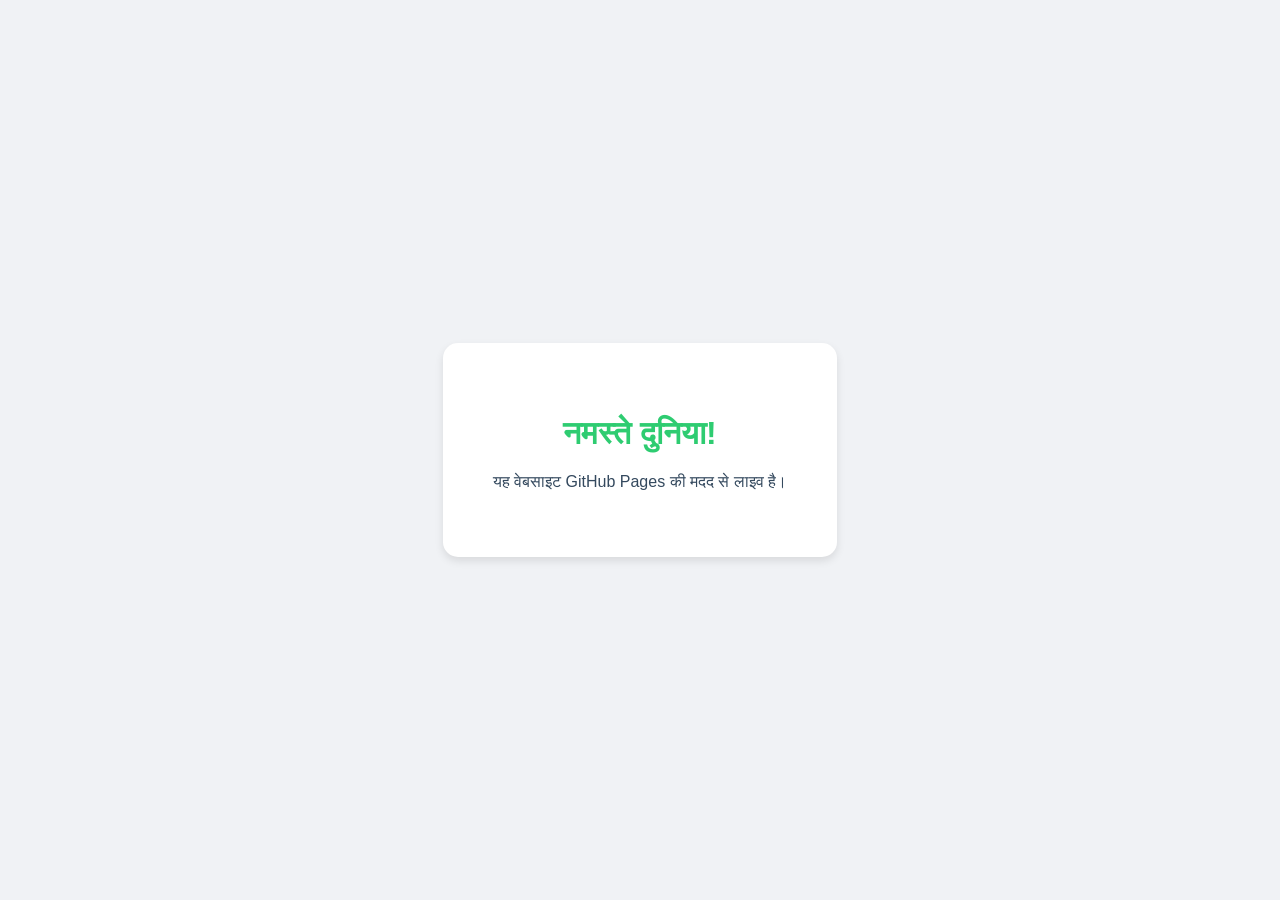
<file: Index.html>
<!DOCTYPE html>
<html lang="hi">
<head>
    <meta charset="UTF-8">
    <title>मेरी पहली लाइव वेबसाइट</title>
    <style>
        body {
            font-family: Arial, sans-serif;
            display: flex;
            justify-content: center;
            align-items: center;
            height: 100vh;
            margin: 0;
            background-color: #f0f2f5;
        }
        .card {
            text-align: center;
            padding: 50px;
            background: white;
            border-radius: 15px;
            box-shadow: 0 4px 8px rgba(0,0,0,0.1);
        }
        h1 { color: #2ecc71; }
        p { color: #34495e; }
    </style>
</head>
<body>
    <div class="card">
        <h1>नमस्ते दुनिया!</h1>
        <p>यह वेबसाइट GitHub Pages की मदद से लाइव है।</p>
    </div>
</body>
</html>
</file>
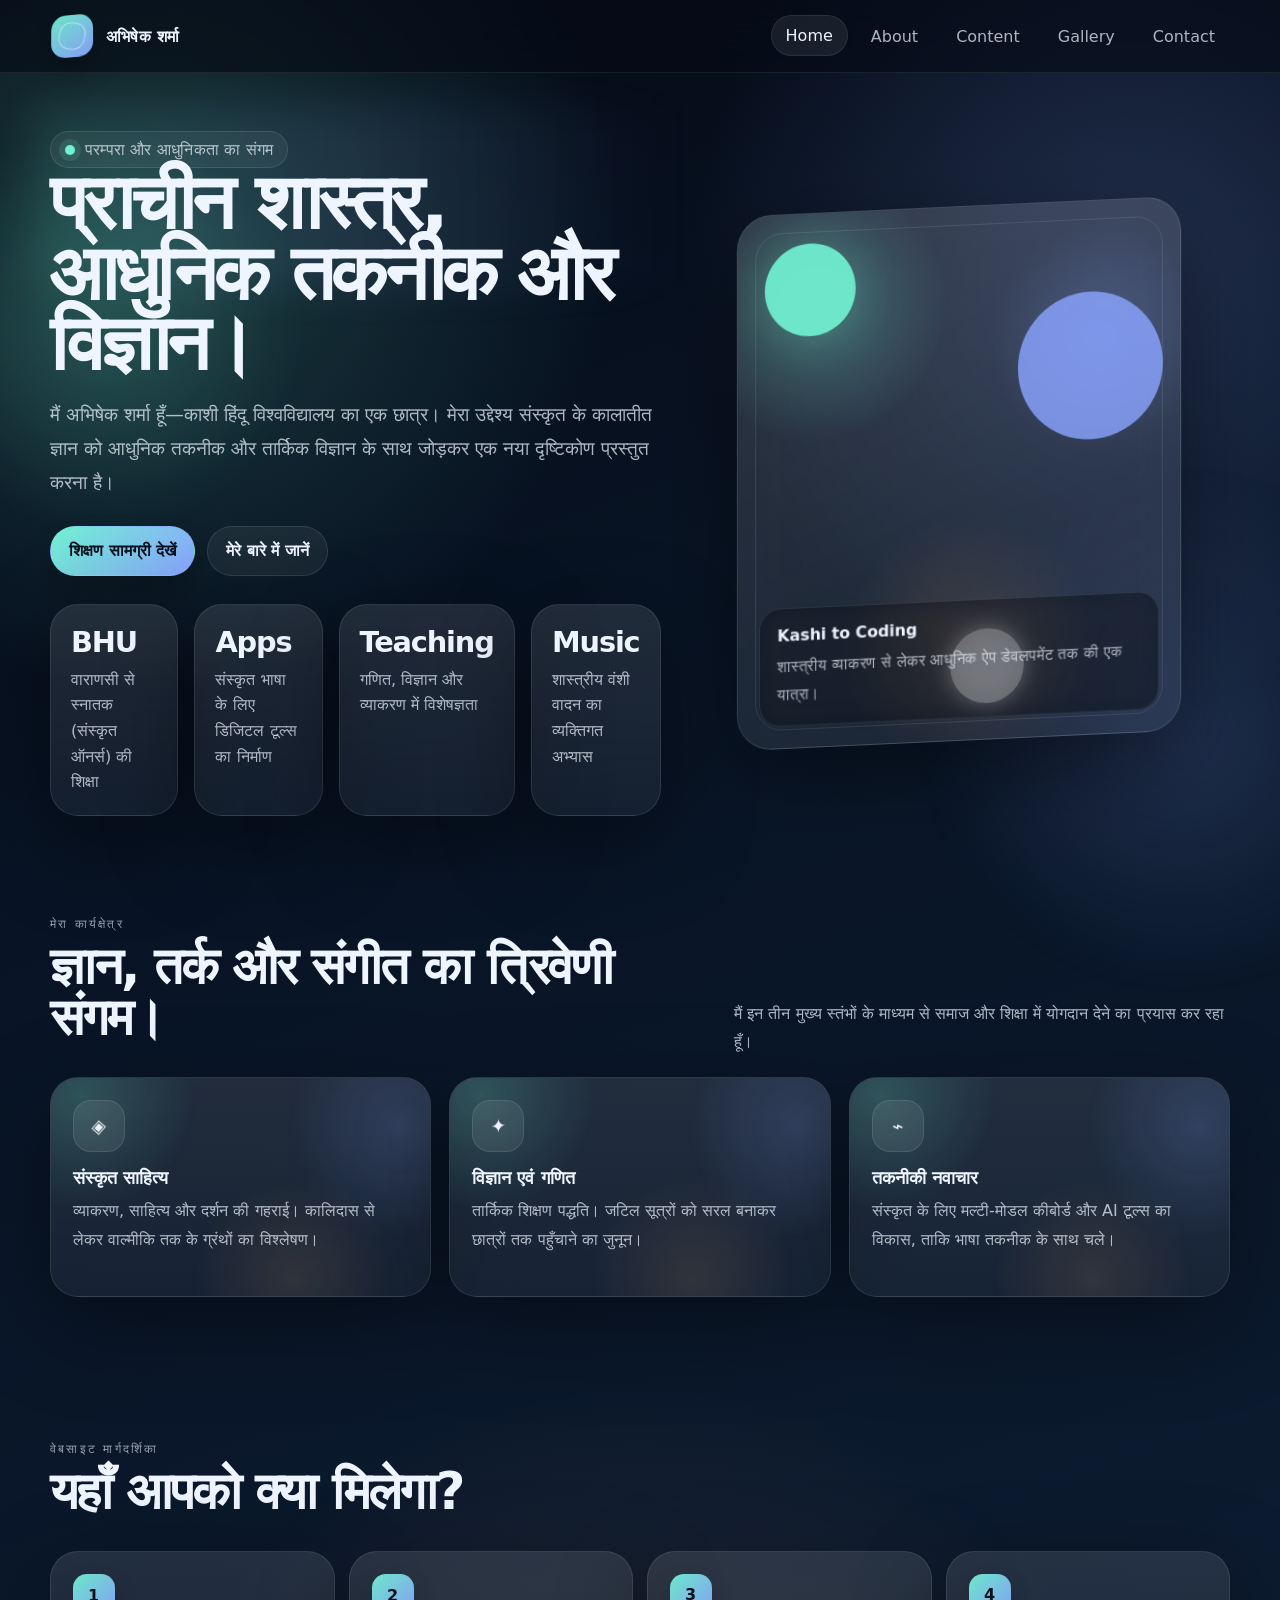
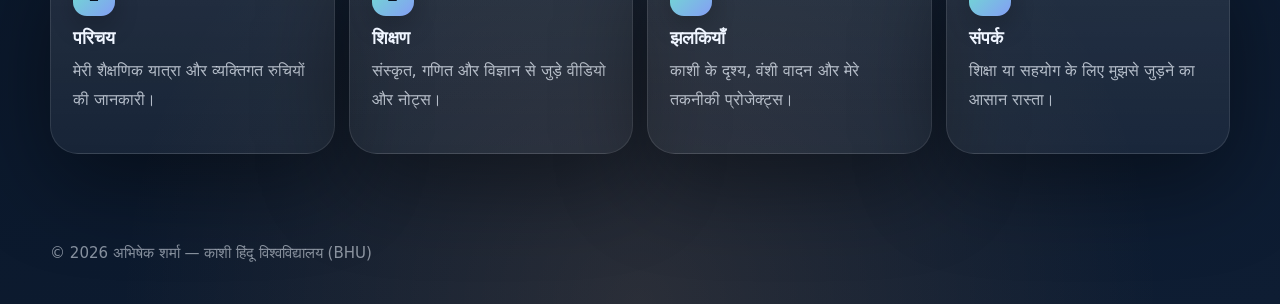
<file: index.html>
<!DOCTYPE html>
<html lang="hi">
<head>
  <meta charset="UTF-8" />
  <meta name="viewport" content="width=device-width, initial-scale=1.0" />
  <title>अभिषेक शर्मा • होम</title>
  <link rel="stylesheet" href="styles.css" />
</head>
<body>
  <header class="topbar">
    <div class="container nav">
      <a class="brand" href="index.html">
        <span class="brand-mark"></span>
        <span>अभिषेक शर्मा</span>
      </a>
      <button class="nav-toggle" aria-label="Open menu">☰</button>
      <nav class="menu">
        <a href="index.html" class="active">Home</a>
        <a href="about.html" class="">About</a>
        <a href="services.html" class="">Content</a>
        <a href="gallery.html" class="">Gallery</a>
        <a href="contact.html" class="">Contact</a>
      </nav>
    </div>
  </header>
  
<main>
  <section class="hero">
    <div class="container hero-grid">
      <div class="hero-copy reveal">
        <div class="kicker"><span class="dot"></span> परम्परा और आधुनिकता का संगम</div>
        <h1>प्राचीन शास्त्र, आधुनिक तकनीक और विज्ञान।</h1>
        <p class="lead">
          मैं अभिषेक शर्मा हूँ—काशी हिंदू विश्वविद्यालय का एक छात्र। मेरा उद्देश्य संस्कृत के कालातीत ज्ञान को आधुनिक तकनीक और तार्किक विज्ञान के साथ जोड़कर एक नया दृष्टिकोण प्रस्तुत करना है।
        </p>
        <div class="actions">
          <a class="btn primary" href="services.html">शिक्षण सामग्री देखें</a>
          <a class="btn secondary" href="about.html">मेरे बारे में जानें</a>
        </div>

        <div class="stats reveal">
          <div class="stat tilt"><b>BHU</b><span>वाराणसी से स्नातक (संस्कृत ऑनर्स) की शिक्षा</span></div>
          <div class="stat tilt"><b>Apps</b><span>संस्कृत भाषा के लिए डिजिटल टूल्स का निर्माण</span></div>
          <div class="stat tilt"><b>Teaching</b><span>गणित, विज्ञान और व्याकरण में विशेषज्ञता</span></div>
          <div class="stat tilt"><b>Music</b><span>शास्त्रीय वंशी वादन का व्यक्तिगत अभ्यास</span></div>
        </div>
      </div>

      <div class="hero-visual reveal">
        <div class="orbit">
          <div class="glass-orbital tilt">
            <div class="floating one"></div>
            <div class="floating two"></div>
            <div class="floating three"></div>
            <div class="caption">
              <strong>Kashi to Coding</strong>
              <span>शास्त्रीय व्याकरण से लेकर आधुनिक ऐप डेवलपमेंट तक की एक यात्रा।</span>
            </div>
          </div>
        </div>
      </div>
    </div>
  </section>

  <section class="section">
    <div class="container">
      <div class="section-head reveal">
        <div>
          <div class="eyebrow">मेरा कार्यक्षेत्र</div>
          <h2>ज्ञान, तर्क और संगीत का त्रिवेणी संगम।</h2>
        </div>
        <p class="small">मैं इन तीन मुख्य स्तंभों के माध्यम से समाज और शिक्षा में योगदान देने का प्रयास कर रहा हूँ।</p>
      </div>

      <div class="grid-3">
        <article class="feature tilt reveal">
          <div class="icon"><span>◈</span></div>
          <h3>संस्कृत साहित्य</h3>
          <p>व्याकरण, साहित्य और दर्शन की गहराई। कालिदास से लेकर वाल्मीकि तक के ग्रंथों का विश्लेषण।</p>
        </article>
        <article class="feature tilt reveal">
          <div class="icon"><span>✦</span></div>
          <h3>विज्ञान एवं गणित</h3>
          <p>तार्किक शिक्षण पद्धति। जटिल सूत्रों को सरल बनाकर छात्रों तक पहुँचाने का जुनून।</p>
        </article>
        <article class="feature tilt reveal">
          <div class="icon"><span>⌁</span></div>
          <h3>तकनीकी नवाचार</h3>
          <p>संस्कृत के लिए मल्टी-मोडल कीबोर्ड और AI टूल्स का विकास, ताकि भाषा तकनीक के साथ चले।</p>
        </article>
      </div>
    </div>
  </section>

  <section class="section">
    <div class="container">
      <div class="section-head reveal">
        <div>
          <div class="eyebrow">वेबसाइट मार्गदर्शिका</div>
          <h2>यहाँ आपको क्या मिलेगा?</h2>
        </div>
      </div>

      <div class="steps">
        <div class="step tilt reveal"><b>1</b><h3>परिचय</h3><p>मेरी शैक्षणिक यात्रा और व्यक्तिगत रुचियों की जानकारी।</p></div>
        <div class="step tilt reveal"><b>2</b><h3>शिक्षण</h3><p>संस्कृत, गणित और विज्ञान से जुड़े वीडियो और नोट्स।</p></div>
        <div class="step tilt reveal"><b>3</b><h3>झलकियाँ</h3><p>काशी के दृश्य, वंशी वादन और मेरे तकनीकी प्रोजेक्ट्स।</p></div>
        <div class="step tilt reveal"><b>4</b><h3>संपर्क</h3><p>शिक्षा या सहयोग के लिए मुझसे जुड़ने का आसान रास्ता।</p></div>
      </div>
    </div>
  </section>
</main>

  <footer class="footer">
    <div class="container">© <span data-year></span> अभिषेक शर्मा — काशी हिंदू विश्वविद्यालय (BHU)</div>
  </footer>
  <script src="script.js"></script>
</body>
</html>
</file>
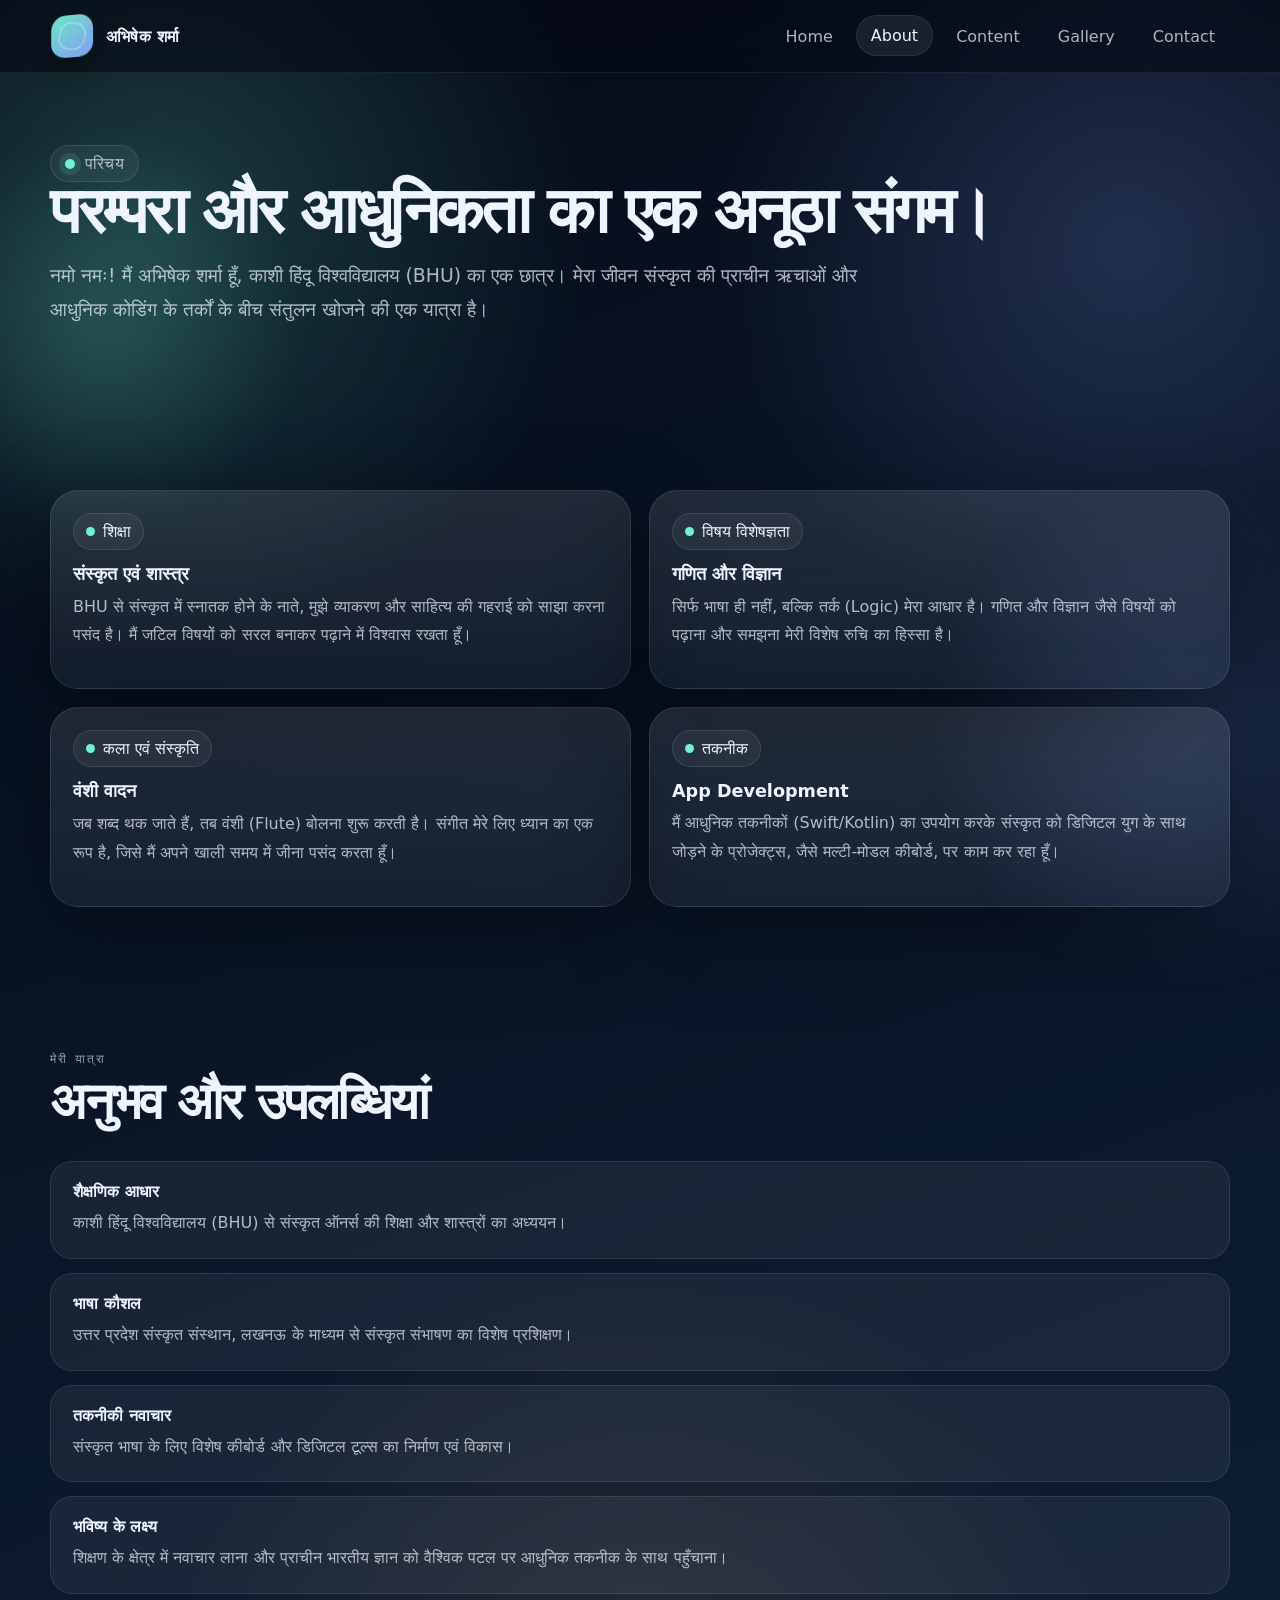
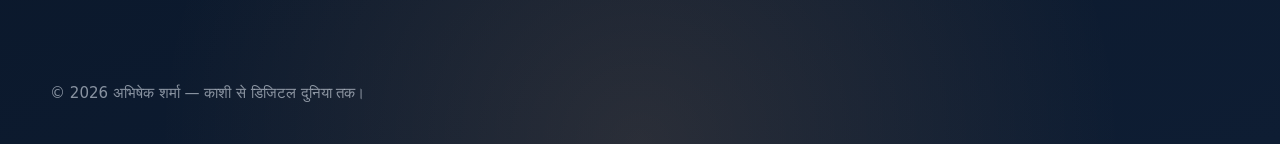
<file: about.html>
<!DOCTYPE html>
<html lang="hi">
<head>
  <meta charset="UTF-8" />
  <meta name="viewport" content="width=device-width, initial-scale=1.0" />
  <title>मेरे बारे में • अभिषेक शर्मा</title>
  <link rel="stylesheet" href="styles.css" />
</head>
<body>
  <header class="topbar">
    <div class="container nav">
      <a class="brand" href="index.html">
        <span class="brand-mark"></span>
        <span>अभिषेक शर्मा</span>
      </a>
      <button class="nav-toggle" aria-label="Open menu">☰</button>
      <nav class="menu">
        <a href="index.html" class="">Home</a>
        <a href="about.html" class="active">About</a>
        <a href="services.html" class="">Content</a>
        <a href="gallery.html" class="">Gallery</a>
        <a href="contact.html" class="">Contact</a>
      </nav>
    </div>
  </header>
  
<main>
  <section class="section">
    <div class="container">
      <div class="kicker reveal"><span class="dot"></span> परिचय</div>
      <h1 class="reveal" style="font-size:clamp(2.2rem,5vw,4.2rem)">परम्परा और आधुनिकता का एक अनूठा संगम।</h1>
      <p class="lead reveal">
        नमो नमः! मैं अभिषेक शर्मा हूँ, काशी हिंदू विश्वविद्यालय (BHU) का एक छात्र। मेरा जीवन संस्कृत की प्राचीन ऋचाओं और आधुनिक कोडिंग के तर्कों के बीच संतुलन खोजने की एक यात्रा है।
      </p>
    </div>
  </section>

  <section class="section">
    <div class="container grid-2">
      <div class="panel tilt reveal">
        <div class="badge"><i></i> शिक्षा</div>
        <h3>संस्कृत एवं शास्त्र</h3>
        <p>BHU से संस्कृत में स्नातक होने के नाते, मुझे व्याकरण और साहित्य की गहराई को साझा करना पसंद है। मैं जटिल विषयों को सरल बनाकर पढ़ाने में विश्वास रखता हूँ।</p>
      </div>
      <div class="panel tilt reveal">
        <div class="badge"><i></i> विषय विशेषज्ञता</div>
        <h3>गणित और विज्ञान</h3>
        <p>सिर्फ भाषा ही नहीं, बल्कि तर्क (Logic) मेरा आधार है। गणित और विज्ञान जैसे विषयों को पढ़ाना और समझना मेरी विशेष रुचि का हिस्सा है।</p>
      </div>
      <div class="panel tilt reveal">
        <div class="badge"><i></i> कला एवं संस्कृति</div>
        <h3>वंशी वादन</h3>
        <p>जब शब्द थक जाते हैं, तब वंशी (Flute) बोलना शुरू करती है। संगीत मेरे लिए ध्यान का एक रूप है, जिसे मैं अपने खाली समय में जीना पसंद करता हूँ।</p>
      </div>
      <div class="panel tilt reveal">
        <div class="badge"><i></i> तकनीक</div>
        <h3>App Development</h3>
        <p>मैं आधुनिक तकनीकों (Swift/Kotlin) का उपयोग करके संस्कृत को डिजिटल युग के साथ जोड़ने के प्रोजेक्ट्स, जैसे मल्टी-मोडल कीबोर्ड, पर काम कर रहा हूँ।</p>
      </div>
    </div>
  </section>

  <section class="section">
    <div class="container">
      <div class="section-head reveal">
        <div><div class="eyebrow">मेरी यात्रा</div><h2>अनुभव और उपलब्धियां</h2></div>
      </div>
      <div class="timeline">
        <div class="timeline-item reveal"><strong>शैक्षणिक आधार</strong><span>काशी हिंदू विश्वविद्यालय (BHU) से संस्कृत ऑनर्स की शिक्षा और शास्त्रों का अध्ययन।</span></div>
        <div class="timeline-item reveal"><strong>भाषा कौशल</strong><span>उत्तर प्रदेश संस्कृत संस्थान, लखनऊ के माध्यम से संस्कृत संभाषण का विशेष प्रशिक्षण।</span></div>
        <div class="timeline-item reveal"><strong>तकनीकी नवाचार</strong><span>संस्कृत भाषा के लिए विशेष कीबोर्ड और डिजिटल टूल्स का निर्माण एवं विकास।</span></div>
        <div class="timeline-item reveal"><strong>भविष्य के लक्ष्य</strong><span>शिक्षण के क्षेत्र में नवाचार लाना और प्राचीन भारतीय ज्ञान को वैश्विक पटल पर आधुनिक तकनीक के साथ पहुँचाना।</span></div>
      </div>
    </div>
  </section>
</main>

  <footer class="footer">
    <div class="container">© <span data-year></span> अभिषेक शर्मा — काशी से डिजिटल दुनिया तक।</div>
  </footer>
  <script src="script.js"></script>
</body>
</html>
</file>
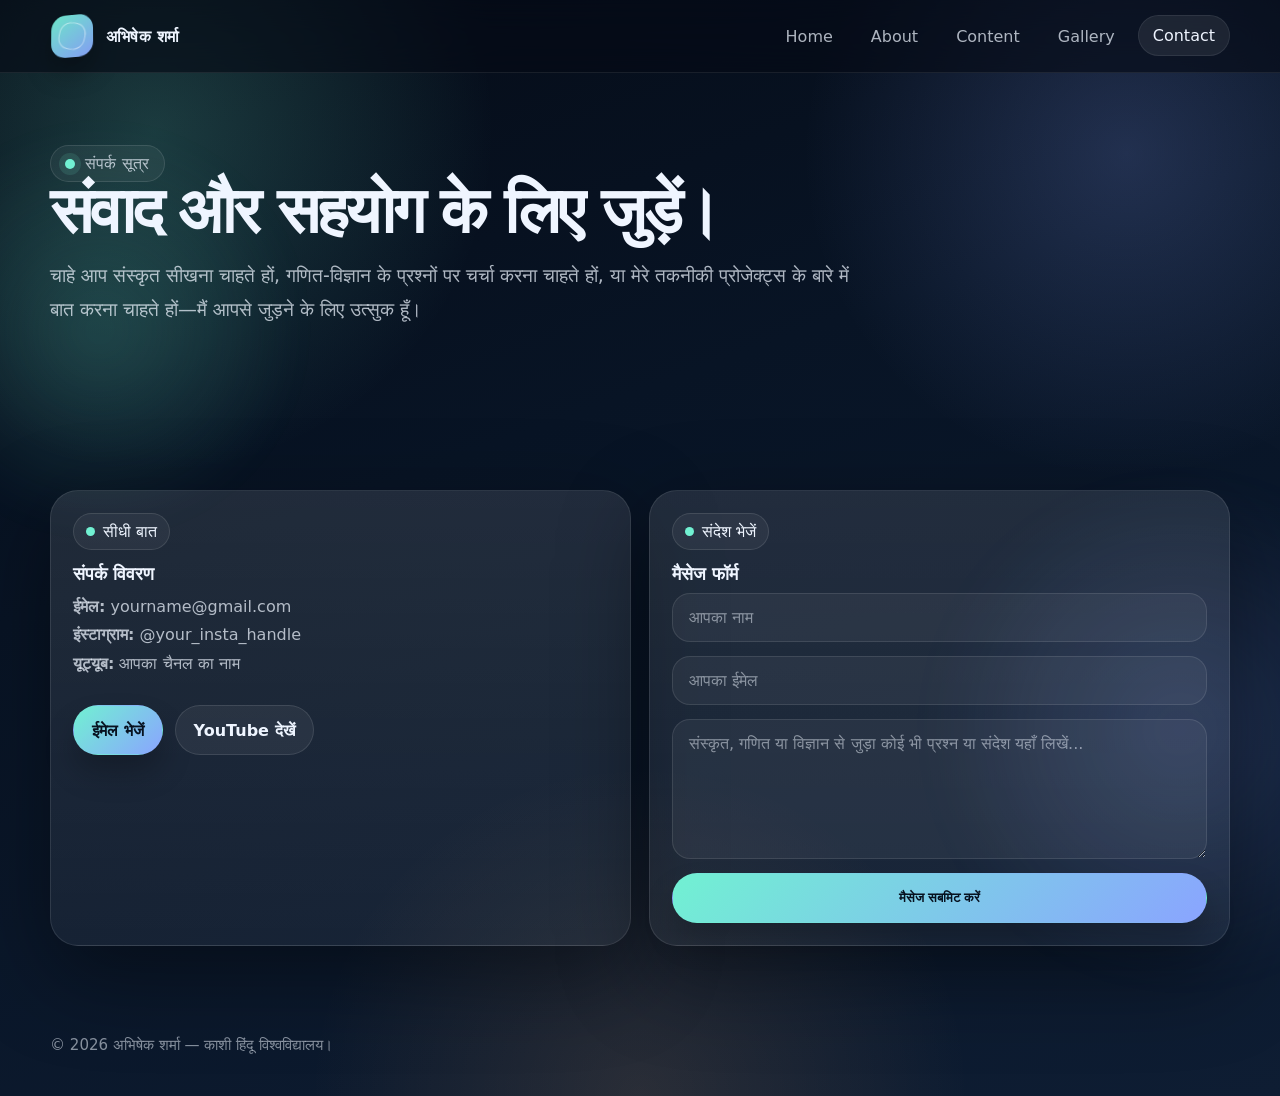
<file: contact.html>
<!DOCTYPE html>
<html lang="hi">
<head>
  <meta charset="UTF-8" />
  <meta name="viewport" content="width=device-width, initial-scale=1.0" />
  <title>संपर्क करें • अभिषेक शर्मा</title>
  <link rel="stylesheet" href="styles.css" />
</head>
<body>
  <header class="topbar">
    <div class="container nav">
      <a class="brand" href="index.html">
        <span class="brand-mark"></span>
        <span>अभिषेक शर्मा</span>
      </a>
      <button class="nav-toggle" aria-label="Open menu">☰</button>
      <nav class="menu">
        <a href="index.html" class="">Home</a>
        <a href="about.html" class="">About</a>
        <a href="services.html" class="">Content</a>
        <a href="gallery.html" class="">Gallery</a>
        <a href="contact.html" class="active">Contact</a>
      </nav>
    </div>
  </header>
  
<main>
  <section class="section">
    <div class="container">
      <div class="kicker reveal"><span class="dot"></span> संपर्क सूत्र</div>
      <h1 class="reveal" style="font-size:clamp(2.2rem,5vw,4.6rem)">संवाद और सहयोग के लिए जुड़ें।</h1>
      <p class="lead reveal">
        चाहे आप संस्कृत सीखना चाहते हों, गणित-विज्ञान के प्रश्नों पर चर्चा करना चाहते हों, या मेरे तकनीकी प्रोजेक्ट्स के बारे में बात करना चाहते हों—मैं आपसे जुड़ने के लिए उत्सुक हूँ।
      </p>
    </div>
  </section>

  <section class="section">
    <div class="container grid-2">
      <div class="contact-card tilt reveal">
        <div class="badge"><i></i> सीधी बात</div>
        <h3>संपर्क विवरण</h3>
        <p class="small">
          <strong>ईमेल:</strong> yourname@gmail.com<br/>
          <strong>इंस्टाग्राम:</strong> @your_insta_handle<br/>
          <strong>यूट्यूब:</strong> आपका चैनल का नाम
        </p>
        <div class="actions">
          <a class="btn primary" href="mailto:yourname@gmail.com">ईमेल भेजें</a>
          <a class="btn secondary" href="https://youtube.com/@yourlink" target="_blank">YouTube देखें</a>
        </div>
      </div>

      <div class="form-card tilt reveal">
        <div class="badge"><i></i> संदेश भेजें</div>
        <h3>मैसेज फॉर्म</h3>
        <form class="form-grid" action="https://formspree.io/f/abc@gmail.com" method="POST">
          <input class="input" type="text" name="name" placeholder="आपका नाम" required />
          <input class="input" type="email" name="email" placeholder="आपका ईमेल" required />
          <textarea class="textarea" name="message" placeholder="संस्कृत, गणित या विज्ञान से जुड़ा कोई भी प्रश्न या संदेश यहाँ लिखें..." required></textarea>
          <button class="btn primary" type="submit">मैसेज सबमिट करें</button>
        </form>
      </div>
    </div>
  </section>
</main>

  <footer class="footer">
    <div class="container">© <span data-year></span> अभिषेक शर्मा — काशी हिंदू विश्वविद्यालय।</div>
  </footer>
  <script src="script.js"></script>
</body>
</html>
</file>
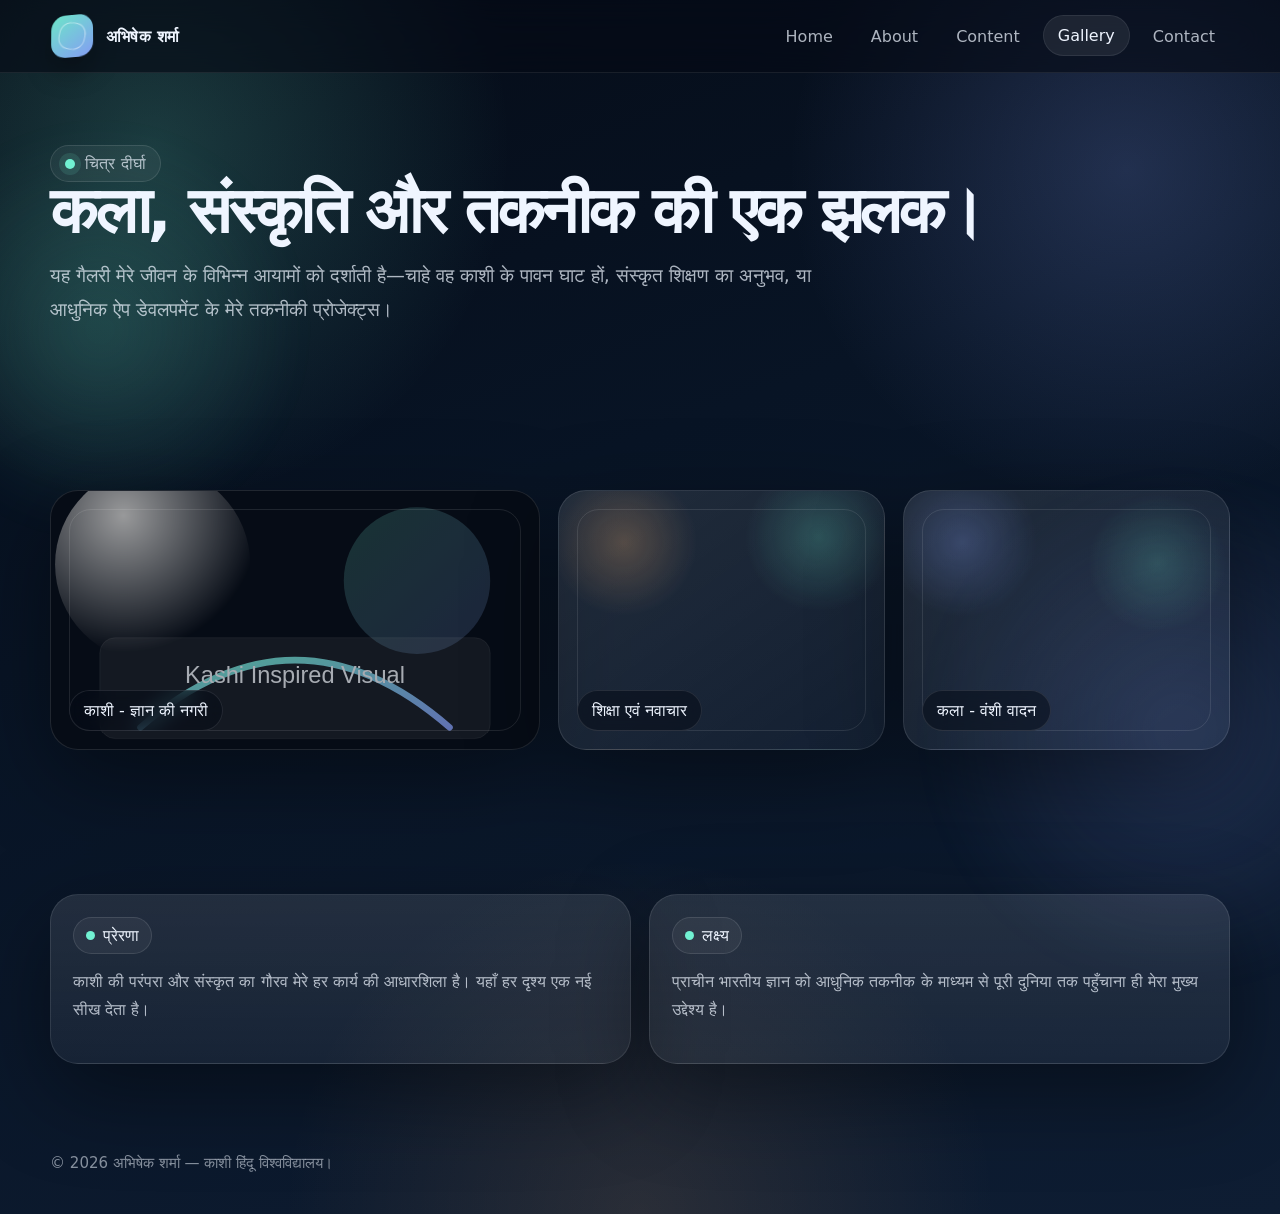
<file: gallery.html>
<!DOCTYPE html>
<html lang="hi">
<head>
  <meta charset="UTF-8" />
  <meta name="viewport" content="width=device-width, initial-scale=1.0" />
  <title>गैलरी • अभिषेक शर्मा</title>
  <link rel="stylesheet" href="styles.css" />
</head>
<body>
  <header class="topbar">
    <div class="container nav">
      <a class="brand" href="index.html">
        <span class="brand-mark"></span>
        <span>अभिषेक शर्मा</span>
      </a>
      <button class="nav-toggle" aria-label="Open menu">☰</button>
      <nav class="menu">
        <a href="index.html" class="">Home</a>
        <a href="about.html" class="">About</a>
        <a href="services.html" class="">Content</a>
        <a href="gallery.html" class="active">Gallery</a>
        <a href="contact.html" class="">Contact</a>
      </nav>
    </div>
  </header>
  
<main>
  <section class="section">
    <div class="container">
      <div class="kicker reveal"><span class="dot"></span> चित्र दीर्घा</div>
      <h1 class="reveal" style="font-size:clamp(2.2rem,5vw,4.2rem)">कला, संस्कृति और तकनीक की एक झलक।</h1>
      <p class="lead reveal">
        यह गैलरी मेरे जीवन के विभिन्न आयामों को दर्शाती है—चाहे वह काशी के पावन घाट हों, संस्कृत शिक्षण का अनुभव, या आधुनिक ऐप डेवलपमेंट के मेरे तकनीकी प्रोजेक्ट्स।
      </p>
    </div>
  </section>

  <section class="section">
    <div class="container gallery">
      <div class="visual tilt reveal" style="background: linear-gradient(rgba(0,0,0,0.3), rgba(0,0,0,0.3)), url('assets/kashi-1.svg'); background-size: cover;">
        <div class="label">काशी - ज्ञान की नगरी</div>
      </div>
      
      <div class="visual tilt reveal" style="background: radial-gradient(circle at 20% 20%, rgba(255,182,111,.24), transparent 22%), radial-gradient(circle at 80% 18%, rgba(113,241,210,.22), transparent 22%), linear-gradient(145deg, rgba(255,255,255,.10), rgba(255,255,255,.04));">
        <div class="label">शिक्षा एवं नवाचार</div>
      </div>

      <div class="visual tilt reveal" style="background: radial-gradient(circle at 18% 20%, rgba(138,164,255,.24), transparent 22%), radial-gradient(circle at 78% 28%, rgba(113,241,210,.18), transparent 22%), linear-gradient(145deg, rgba(255,255,255,.10), rgba(255,255,255,.04));">
        <div class="label">कला - वंशी वादन</div>
      </div>
    </div>
  </section>

  <section class="section">
    <div class="container grid-2">
      <div class="quote tilt reveal">
        <div class="badge"><i></i> प्रेरणा</div>
        <p>काशी की परंपरा और संस्कृत का गौरव मेरे हर कार्य की आधारशिला है। यहाँ हर दृश्य एक नई सीख देता है।</p>
      </div>
      <div class="quote tilt reveal">
        <div class="badge"><i></i> लक्ष्य</div>
        <p>प्राचीन भारतीय ज्ञान को आधुनिक तकनीक के माध्यम से पूरी दुनिया तक पहुँचाना ही मेरा मुख्य उद्देश्य है।</p>
      </div>
    </div>
  </section>
</main>

  <footer class="footer">
    <div class="container">© <span data-year></span> अभिषेक शर्मा — काशी हिंदू विश्वविद्यालय।</div>
  </footer>
  <script src="script.js"></script>
</body>
</html>
</file>
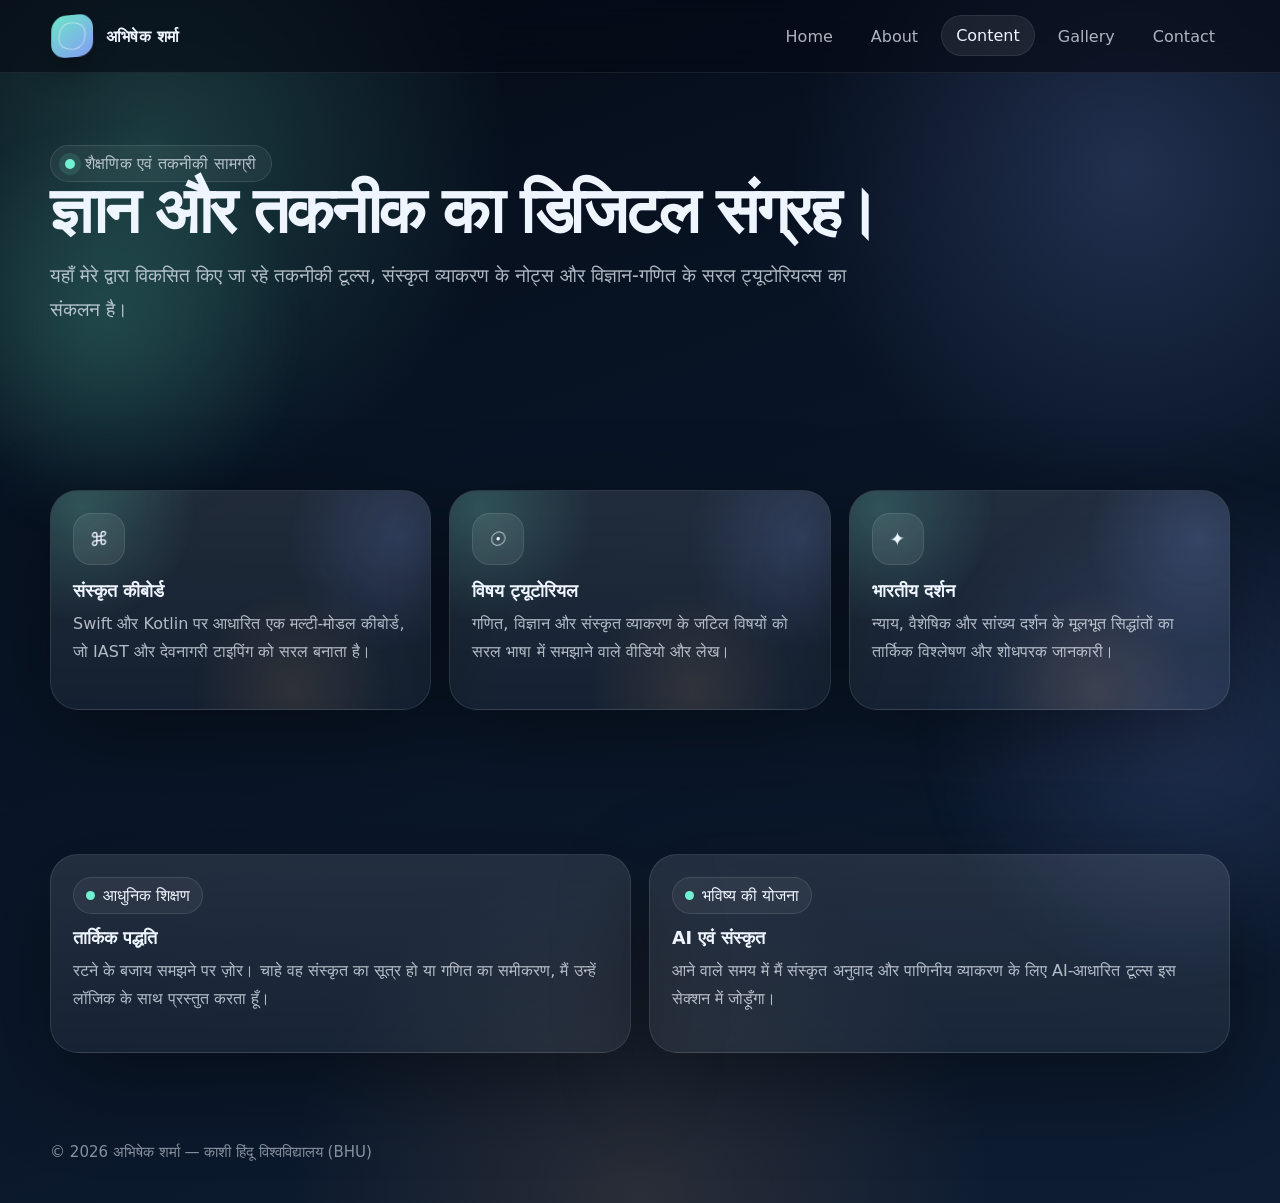
<file: services.html>
<!DOCTYPE html>
<html lang="hi">
<head>
  <meta charset="UTF-8" />
  <meta name="viewport" content="width=device-width, initial-scale=1.0" />
  <title>सामग्री • अभिषेक शर्मा</title>
  <link rel="stylesheet" href="styles.css" />
</head>
<body>
  <header class="topbar">
    <div class="container nav">
      <a class="brand" href="index.html">
        <span class="brand-mark"></span>
        <span>अभिषेक शर्मा</span>
      </a>
      <button class="nav-toggle" aria-label="Open menu">☰</button>
      <nav class="menu">
        <a href="index.html" class="">Home</a>
        <a href="about.html" class="">About</a>
        <a href="services.html" class="active">Content</a>
        <a href="gallery.html" class="">Gallery</a>
        <a href="contact.html" class="">Contact</a>
      </nav>
    </div>
  </header>
  
<main>
  <section class="section">
    <div class="container">
      <div class="kicker reveal"><span class="dot"></span> शैक्षणिक एवं तकनीकी सामग्री</div>
      <h1 class="reveal" style="font-size:clamp(2.2rem,5vw,4.6rem)">ज्ञान और तकनीक का डिजिटल संग्रह।</h1>
      <p class="lead reveal">
        यहाँ मेरे द्वारा विकसित किए जा रहे तकनीकी टूल्स, संस्कृत व्याकरण के नोट्स और विज्ञान-गणित के सरल ट्यूटोरियल्स का संकलन है।
      </p>
    </div>
  </section>

  <section class="section">
    <div class="container grid-3">
      <article class="feature tilt reveal">
        <div class="icon"><span>⌘</span></div>
        <h3>संस्कृत कीबोर्ड</h3>
        <p>Swift और Kotlin पर आधारित एक मल्टी-मोडल कीबोर्ड, जो IAST और देवनागरी टाइपिंग को सरल बनाता है।</p>
      </article>

      <article class="feature tilt reveal">
        <div class="icon"><span>☉</span></div>
        <h3>विषय ट्यूटोरियल</h3>
        <p>गणित, विज्ञान और संस्कृत व्याकरण के जटिल विषयों को सरल भाषा में समझाने वाले वीडियो और लेख।</p>
      </article>

      <article class="feature tilt reveal">
        <div class="icon"><span>✦</span></div>
        <h3>भारतीय दर्शन</h3>
        <p>न्याय, वैशेषिक और सांख्य दर्शन के मूलभूत सिद्धांतों का तार्किक विश्लेषण और शोधपरक जानकारी।</p>
      </article>
    </div>
  </section>

  <section class="section">
    <div class="container grid-2">
      <div class="panel tilt reveal">
        <div class="badge"><i></i> आधुनिक शिक्षण</div>
        <h3>तार्किक पद्धति</h3>
        <p>रटने के बजाय समझने पर ज़ोर। चाहे वह संस्कृत का सूत्र हो या गणित का समीकरण, मैं उन्हें लॉजिक के साथ प्रस्तुत करता हूँ।</p>
      </div>
      <div class="panel tilt reveal">
        <div class="badge"><i></i> भविष्य की योजना</div>
        <h3>AI एवं संस्कृत</h3>
        <p>आने वाले समय में मैं संस्कृत अनुवाद और पाणिनीय व्याकरण के लिए AI-आधारित टूल्स इस सेक्शन में जोड़ूँगा।</p>
      </div>
    </div>
  </section>
</main>

  <footer class="footer">
    <div class="container">© <span data-year></span> अभिषेक शर्मा — काशी हिंदू विश्वविद्यालय (BHU)</div>
  </footer>
  <script src="script.js"></script>
</body>
</html>
</file>
<file: styles.css>
:root{
  --bg0:#050b16;
  --bg1:#081425;
  --bg2:#0e1d33;
  --panel: rgba(255,255,255,.075);
  --panel-strong: rgba(255,255,255,.12);
  --line: rgba(255,255,255,.11);
  --text:#eff5ff;
  --muted: rgba(239,245,255,.72);
  --accent:#71f1d2;
  --accent2:#8aa4ff;
  --accent3:#ffb66f;
  --shadow: 0 28px 90px rgba(0,0,0,.42);
  --radius: 28px;
  --radius-sm: 20px;
  --max: 1180px;
}

*{box-sizing:border-box}
html{scroll-behavior:smooth}
body{
  margin:0;
  font-family: Inter, ui-sans-serif, system-ui, -apple-system, BlinkMacSystemFont, "Segoe UI", sans-serif;
  color:var(--text);
  background:
    radial-gradient(circle at 12% 12%, rgba(113,241,210,.20), transparent 23%),
    radial-gradient(circle at 88% 14%, rgba(138,164,255,.20), transparent 22%),
    radial-gradient(circle at 50% 100%, rgba(255,182,111,.12), transparent 26%),
    linear-gradient(160deg, var(--bg0), var(--bg1) 40%, var(--bg2));
  overflow-x:hidden;
}

body::before,
body::after{
  content:"";
  position:fixed;
  z-index:-1;
  border-radius:50%;
  filter: blur(22px);
  opacity:.18;
  pointer-events:none;
  animation: drift 12s ease-in-out infinite;
}
body::before{
  width:420px;height:420px;
  left:-110px; top:120px;
  background: radial-gradient(circle, rgba(113,241,210,1), transparent 68%);
}
body::after{
  width:520px;height:520px;
  right:-160px; bottom:-90px;
  background: radial-gradient(circle, rgba(138,164,255,1), transparent 70%);
  animation-delay:-4s;
}
@keyframes drift{
  0%,100%{transform:translate3d(0,0,0) scale(1)}
  50%{transform:translate3d(0,-22px,0) scale(1.05)}
}

a{color:inherit;text-decoration:none}
img{max-width:100%;display:block}
.container{width:min(var(--max), calc(100% - 32px)); margin:0 auto}
.section{padding: 72px 0}
.small{color:var(--muted); line-height:1.8}
.kicker{
  display:inline-flex; align-items:center; gap:10px;
  padding:8px 14px;
  border:1px solid var(--line);
  border-radius:999px;
  background: rgba(255,255,255,.05);
  color:var(--muted);
  letter-spacing:.2px;
}
.kicker .dot{
  width:10px;height:10px;border-radius:50%;
  background:var(--accent);
  box-shadow: 0 0 0 6px rgba(113,241,210,.12);
}
h1,h2,h3,p{margin-top:0}
h1{
  font-size: clamp(2.5rem, 6vw, 5.7rem);
  line-height:.92;
  letter-spacing:-.05em;
  margin-bottom:18px;
}
h2{
  font-size: clamp(1.9rem, 4vw, 3.2rem);
  line-height:1;
  letter-spacing:-.04em;
  margin-bottom:14px;
}
h3{
  font-size:1.1rem;
  margin-bottom:8px;
}
.lead{
  font-size: clamp(1.02rem, 1.6vw, 1.18rem);
  line-height:1.8;
  color:var(--muted);
  max-width:68ch;
}
.topbar{
  position:sticky; top:0; z-index:40;
  backdrop-filter: blur(18px);
  background: rgba(5,11,22,.62);
  border-bottom:1px solid rgba(255,255,255,.08);
}
.nav{
  display:flex; align-items:center; justify-content:space-between; gap:16px;
  padding:14px 0;
}
.brand{
  display:flex; align-items:center; gap:12px;
  font-weight:800; letter-spacing:.2px;
}
.brand-mark{
  width:44px;height:44px;border-radius:15px;
  background:
    linear-gradient(145deg, rgba(113,241,210,.95), rgba(138,164,255,.95));
  box-shadow: 0 14px 28px rgba(0,0,0,.28);
  transform: perspective(900px) rotateX(16deg) rotateY(-18deg);
  position:relative;
  overflow:hidden;
}
.brand-mark::after{
  content:"";
  position:absolute; inset:8px;
  border:1px solid rgba(255,255,255,.48);
  border-radius:12px;
  transform: rotate(12deg);
}
.menu{
  display:flex; align-items:center; gap:8px; flex-wrap:wrap;
}
.menu a{
  padding:10px 14px;
  border-radius:999px;
  color:var(--muted);
  border:1px solid transparent;
  background: transparent;
  transition:.25s ease;
}
.menu a:hover,
.menu a.active{
  color:var(--text);
  background: rgba(255,255,255,.08);
  border-color: rgba(255,255,255,.08);
  transform: translateY(-1px);
}
.nav-toggle{
  display:none;
  border:1px solid var(--line);
  background: rgba(255,255,255,.06);
  color:var(--text);
  width:46px;height:46px;
  border-radius:14px;
  cursor:pointer;
}
.hero{
  padding: 58px 0 28px;
}
.hero-grid{
  display:grid;
  grid-template-columns: 1.06fr .94fr;
  gap: 28px;
  align-items:center;
}
.hero-copy{
  position:relative;
  z-index:1;
}
.hero-copy::before{
  content:"";
  position:absolute;
  inset:-24px -20px auto -16px;
  height:180px;
  background: linear-gradient(90deg, rgba(113,241,210,.10), rgba(138,164,255,.10), transparent);
  filter: blur(20px);
  z-index:-1;
}
.actions{
  display:flex; gap:12px; flex-wrap:wrap;
  margin: 26px 0 0;
}
.btn{
  display:inline-flex; align-items:center; justify-content:center;
  min-height:50px;
  padding:0 18px;
  border-radius:999px;
  font-weight:700;
  border:1px solid var(--line);
  transition:.25s ease;
  background: rgba(255,255,255,.06);
}
.btn:hover{transform: translateY(-2px) scale(1.01)}
.btn.primary{
  color:#07111f;
  border-color: transparent;
  background: linear-gradient(135deg, var(--accent), var(--accent2));
  box-shadow: 0 18px 30px rgba(0,0,0,.22);
}
.btn.secondary{color:var(--text)}
.hero-visual{
  position:relative;
  min-height: 520px;
  perspective: 1200px;
}
.orbit{
  position:absolute; inset:0;
  display:grid; place-items:center;
}
.glass-orbital{
  width:min(100%, 460px);
  aspect-ratio: 1 / 1.18;
  border-radius: 36px;
  background: linear-gradient(160deg, rgba(255,255,255,.15), rgba(255,255,255,.06));
  border:1px solid rgba(255,255,255,.12);
  box-shadow: var(--shadow);
  transform-style: preserve-3d;
  transform: rotateX(10deg) rotateY(-15deg);
  position:relative;
  overflow:hidden;
  backdrop-filter: blur(18px);
}
.glass-orbital::before{
  content:"";
  position:absolute; inset:0;
  background:
    radial-gradient(circle at 18% 18%, rgba(113,241,210,.28), transparent 23%),
    radial-gradient(circle at 82% 26%, rgba(138,164,255,.22), transparent 21%),
    radial-gradient(circle at 52% 82%, rgba(255,182,111,.14), transparent 26%);
}
.glass-orbital::after{
  content:"";
  position:absolute; inset:18px;
  border-radius: 28px;
  border:1px solid rgba(255,255,255,.10);
}
.floating{
  position:absolute;
  border-radius:50%;
  filter: blur(.4px);
  animation: floaty 5s ease-in-out infinite;
}
.floating.one{
  width:94px;height:94px;left:28px;top:30px;
  background: rgba(113,241,210,.92);
  box-shadow: 0 0 50px rgba(113,241,210,.24);
}
.floating.two{
  width:150px;height:150px;right:18px;top:92px;
  background: rgba(138,164,255,.82);
  animation-delay:-1.5s;
}
.floating.three{
  width:76px;height:76px;left:48%;bottom:36px;
  background: rgba(255,255,255,.78);
  animation-delay:-2.8s;
}
@keyframes floaty{
  0%,100%{transform: translate3d(0,0,36px)}
  50%{transform: translate3d(0,-15px,36px)}
}
.caption{
  position:absolute;
  left:22px; right:22px; bottom:22px;
  padding:18px;
  border-radius: 22px;
  background: rgba(5,11,22,.54);
  border:1px solid rgba(255,255,255,.10);
  backdrop-filter: blur(12px);
  transform: translateZ(40px);
}
.caption strong{display:block; font-size:1.02rem; margin-bottom:8px}
.caption span{color:var(--muted); line-height:1.7}

.stats{
  display:grid;
  grid-template-columns: repeat(4, 1fr);
  gap:16px;
  margin-top:28px;
}
.stat, .panel, .tile, .feature, .step, .quote, .contact-card, .form-card{
  background: linear-gradient(180deg, rgba(255,255,255,.10), rgba(255,255,255,.05));
  border:1px solid rgba(255,255,255,.10);
  border-radius: var(--radius);
  box-shadow: var(--shadow);
}
.stat{
  padding:20px;
  min-height:120px;
}
.stat b{
  display:block;
  font-size:1.8rem;
  letter-spacing:-.04em;
  margin-bottom:8px;
}
.stat span{color:var(--muted); line-height:1.6}

.grid-3{
  display:grid;
  grid-template-columns: repeat(3, 1fr);
  gap:18px;
}
.grid-2{
  display:grid;
  grid-template-columns: repeat(2, 1fr);
  gap:18px;
}
.panel, .tile, .feature, .step, .quote, .contact-card, .form-card{
  padding:22px;
}
.panel p, .tile p, .feature p, .step p, .quote p{
  color:var(--muted);
  line-height:1.8;
}
.badge{
  display:inline-flex; align-items:center; gap:8px;
  padding:8px 12px;
  border-radius:999px;
  border:1px solid var(--line);
  background: rgba(255,255,255,.05);
  color:var(--text);
  margin-bottom:14px;
}
.badge i{
  width:9px;height:9px;border-radius:50%;
  background: var(--accent);
}
.section-head{
  display:flex; align-items:flex-end; justify-content:space-between; gap:18px;
  margin-bottom: 20px;
}
.section-head p{margin:0; max-width:68ch}
.eyebrow{
  text-transform:uppercase;
  letter-spacing:.18em;
  font-size:.78rem;
  color: rgba(239,245,255,.62);
  margin-bottom:10px;
}
.feature{
  position:relative;
  overflow:hidden;
  min-height: 220px;
}
.feature::before{
  content:"";
  position:absolute; inset:-20%;
  background:
    radial-gradient(circle at 20% 20%, rgba(113,241,210,.25), transparent 24%),
    radial-gradient(circle at 80% 30%, rgba(138,164,255,.22), transparent 24%),
    radial-gradient(circle at 60% 80%, rgba(255,182,111,.14), transparent 26%);
  opacity:.8;
}
.feature > *{position:relative}
.feature .icon{
  width:52px; height:52px; border-radius:18px;
  display:grid; place-items:center;
  margin-bottom:16px;
  background: rgba(255,255,255,.08);
  border:1px solid rgba(255,255,255,.10);
  font-size:1.25rem;
}
.feature .icon span{
  transform: perspective(800px) rotateX(20deg) rotateY(-20deg);
}
.steps{
  display:grid;
  grid-template-columns: repeat(4, 1fr);
  gap:14px;
}
.step{min-height: 180px}
.step b{
  display:inline-flex;
  width:42px;height:42px;
  border-radius:14px;
  align-items:center; justify-content:center;
  margin-bottom:12px;
  background: linear-gradient(135deg, rgba(113,241,210,.95), rgba(138,164,255,.95));
  color:#09111f;
  box-shadow: 0 12px 24px rgba(0,0,0,.18);
}
.tilt{transform-style:preserve-3d}
.tilt:hover{transition: transform .18s ease}
.timeline{display:grid; gap:14px}
.timeline-item{
  padding:20px 22px;
  border-radius:22px;
  background: rgba(255,255,255,.06);
  border:1px solid rgba(255,255,255,.09);
}
.timeline-item strong{display:block; margin-bottom:8px}
.timeline-item span{color:var(--muted); line-height:1.8}
.gallery{
  display:grid;
  grid-template-columns: 1.2fr .8fr .8fr;
  gap:18px;
}
.visual{
  min-height: 260px;
  border-radius: 28px;
  border:1px solid rgba(255,255,255,.11);
  box-shadow: var(--shadow);
  background:
    radial-gradient(circle at 18% 20%, rgba(113,241,210,.24), transparent 22%),
    radial-gradient(circle at 80% 28%, rgba(138,164,255,.22), transparent 24%),
    linear-gradient(145deg, rgba(255,255,255,.10), rgba(255,255,255,.04));
  overflow:hidden;
  position:relative;
}
.visual::before{
  content:"";
  position:absolute; inset:18px;
  border-radius: 22px;
  border:1px solid rgba(255,255,255,.10);
}
.visual .label{
  position:absolute; left:18px; bottom:18px;
  padding:10px 14px;
  border-radius:999px;
  background: rgba(5,11,22,.52);
  border:1px solid rgba(255,255,255,.10);
  backdrop-filter: blur(10px);
}
.form-grid{
  display:grid;
  gap:14px;
}
.input, .textarea{
  width:100%;
  border:1px solid rgba(255,255,255,.10);
  background: rgba(255,255,255,.05);
  color:var(--text);
  border-radius:18px;
  padding:14px 16px;
  outline:none;
  font: inherit;
}
.textarea{min-height: 140px; resize: vertical}
.input::placeholder, .textarea::placeholder{color: rgba(239,245,255,.50)}
.footer{
  padding: 18px 0 42px;
  color: rgba(239,245,255,.55);
  font-size:.94rem;
}
.reveal{
  opacity:0;
  transform: translateY(18px);
  transition: opacity .7s ease, transform .7s ease;
}
.reveal.show{
  opacity:1;
  transform: translateY(0);
}

@media (max-width: 980px){
  .hero-grid,
  .grid-3,
  .grid-2,
  .steps,
  .stats,
  .gallery{
    grid-template-columns:1fr;
  }
  .section-head{flex-direction:column; align-items:flex-start}
  .hero-visual{min-height: 430px}
}
@media (max-width: 760px){
  .menu{
    display:none;
    width:100%;
    padding:10px 0 0;
  }
  .menu.open{display:flex}
  .nav{flex-wrap:wrap}
  .nav-toggle{display:inline-grid; place-items:center}
  .hero{padding-top: 34px}
  h1{font-size: clamp(2.2rem, 13vw, 4rem)}
}
</file>
